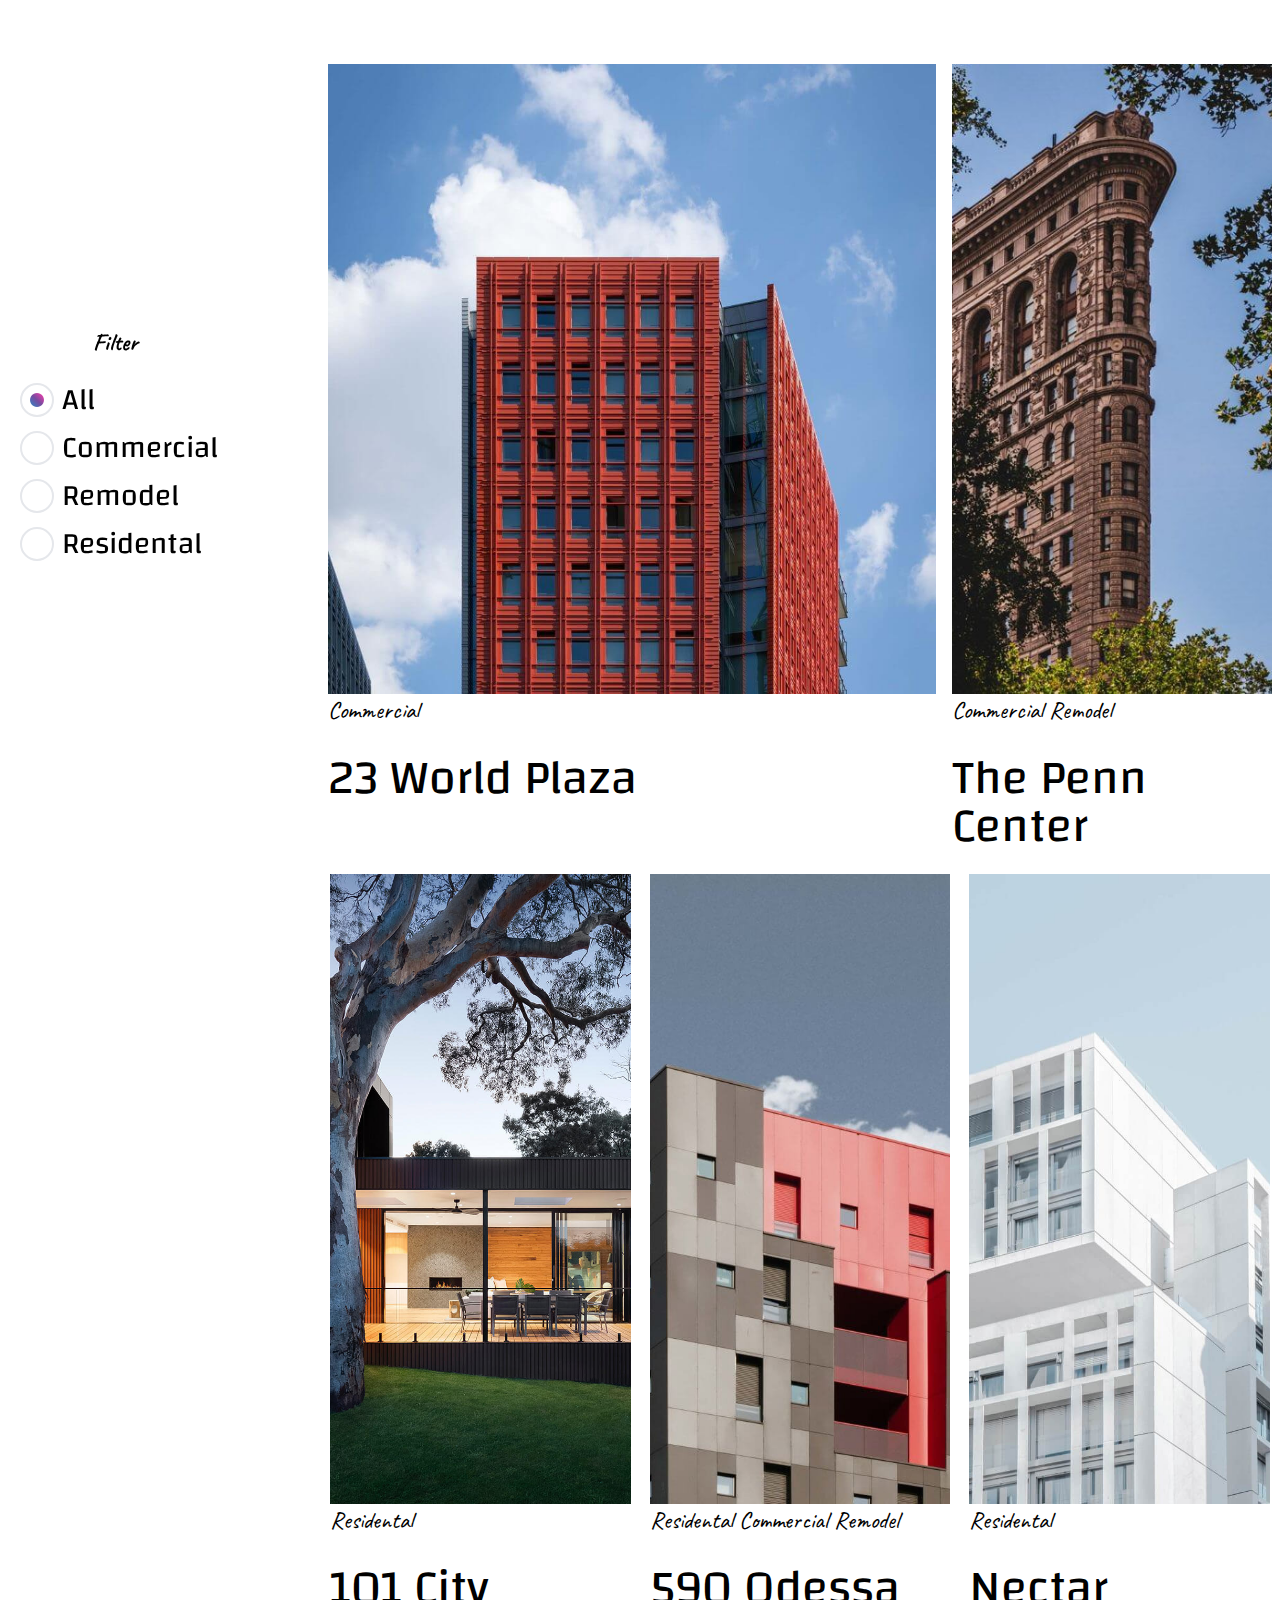
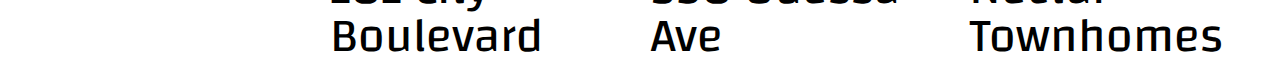
<file: index1-1.html>
<!DOCTYPE html>
<html lang="en">
<head>
    <meta charset="UTF-8">
    <meta name="viewport" content="width=device-width, initial-scale=1.0">
    <title>Document</title>
    <link rel="stylesheet" href="css/output.css">
    <link rel="stylesheet" href="https://cdn.jsdelivr.net/npm/bootstrap-icons@1.11.1/font/bootstrap-icons.css">
    
</head>
<body>
    <main class="w-full flex flex-wrap relative">
        <div class="lg:w-1/4 w-[30%]  h-[100vh] fixed top-0 flex flex-wrap items-center">
            <div>
                <h4 class="font-caveat w-full text-2xl capitalize text-center font-bold">filter</h4>
            <ul class="w-full  p-3 ">
                <li id="all" class="font-changa lg:text-3xl mt-3 text-base capitalize "><a class="flex lg:ms-2 items-center" href="#"><span class="flex justify-center items-center border-2 rounded-full p-2 me-2"><i class="bi-circle-fill toggle text-sm bg-gradient-to-bl from-[#FF3CAC] via-[#784BA0] to-[#2B86C5] text-transparent bg-clip-text font-light flex justify-center items-center "></i></span>all</a></li>
                <li id="commercial" class="font-changa lg:text-3xl mt-3 text-base capitalize "><a class="flex lg:ms-2 items-center"  href="#"><span class="flex justify-center items-center border-2 rounded-full p-2 me-2"><i class="bi-circle-fill toggle text-sm bg-gradient-to-bl from-[#FF3CAC] via-[#784BA0] to-[#2B86C5] text-transparent bg-clip-text font-light flex opacity-0 justify-center items-center "></i></span>commercial</a></li>
                <li id="remodel" class="font-changa lg:text-3xl mt-3 text-base capitalize "><a class="flex lg:ms-2 items-center"  href="#"><span class="flex justify-center items-center border-2 rounded-full p-2 me-2"><i class="bi-circle-fill toggle text-sm bg-gradient-to-bl from-[#FF3CAC] via-[#784BA0] to-[#2B86C5] text-transparent bg-clip-text font-light flex opacity-0 justify-center items-center "></i></span>remodel</a></li>
                <li id="resident" class="font-changa lg:text-3xl mt-3 text-base capitalize "><a class="flex lg:ms-2 items-center"  href="#"><span class="flex justify-center items-center border-2 rounded-full p-2 me-2"><i class="bi-circle-fill toggle text-sm bg-gradient-to-bl from-[#FF3CAC] via-[#784BA0] to-[#2B86C5] text-transparent bg-clip-text font-light flex opacity-0 justify-center items-center "></i></span>residental</a></li>
            </ul>


            </div>
        </div>
        <div class="lg:w-3/4 w-[70%] mt-16 flex flex-wrap absolute justify-evenly right-0 ">
            <figure class="lg:w-[65%] pic w-full  h-[70vh] px-2 lg:mb-[180px] mb-[100px] flex flex-wrap commercial"><img class="w-full h-full object-cover" src="img/12.jpg" alt="">
                <h4 class="lg:text-2xl text-lg font-caveat mb-7 capitalize">commercial</h4>
                <h2 class="lg:text-5xl text-3xl font-changa capitalize w-full ">23 world plaza</h2>
            </figure>
            <figure class="lg:w-[35%] pic w-full  h-[70vh] px-2 lg:mb-[180px] mb-[100px] flex flex-wrap commercial remodel"><img class="w-full h-full object-cover" src="img/13.jpg" alt="">
                <h4 class="lg:text-2xl text-lg font-caveat mb-7 capitalize">commercial remodel</h4>
                <h2 class="lg:text-5xl text-2xl font-changa w-full capitalize  ">the penn center</h2>
            </figure>
            <figure class="lg:w-[33%] pic w-full  h-[70vh] px-2 mb-[100px] flex flex-wrap residental"><img class="w-full h-full object-cover" src="img/14.jpg" alt="">
                <h4 class="lg:text-2xl text-lg font-caveat mb-7 capitalize">residental</h4>
                <h2 class="lg:text-5xl text-3xl font-changa w-full capitalize  ">101 city boulevard</h2>
            </figure>
            <figure class="lg:w-[33%] pic w-full  h-[70vh] px-2 mb-[100px] flex flex-wrap commercial remodel residental"><img class="w-full h-full object-cover" src="img/16.jpg" alt="">
                <h4 class="lg:text-2xl text-lg font-caveat mb-7 capitalize">residental commercial remodel</h4>
                <h2 class="lg:text-5xl text-3xl font-changa w-full capitalize ">590 odessa ave</h2>
            </figure>
            <figure class="lg:w-[33%] pic w-full  h-[70vh] px-2 mb-[100px] flex flex-wrap residental"><img class="w-full h-full object-cover" src="img/15.jpg" alt="">
                <h4 class="lg:text-2xl text-lg font-caveat mb-7 capitalize">residental</h4>
                <h2 class="lg:text-5xl text-3xl font-changa w-full capitalize ">nectar townhomes</h2>
            </figure>
        </div>
    </main>
    <script src="script/master2.js"></script>
</body>
</html>
</file>
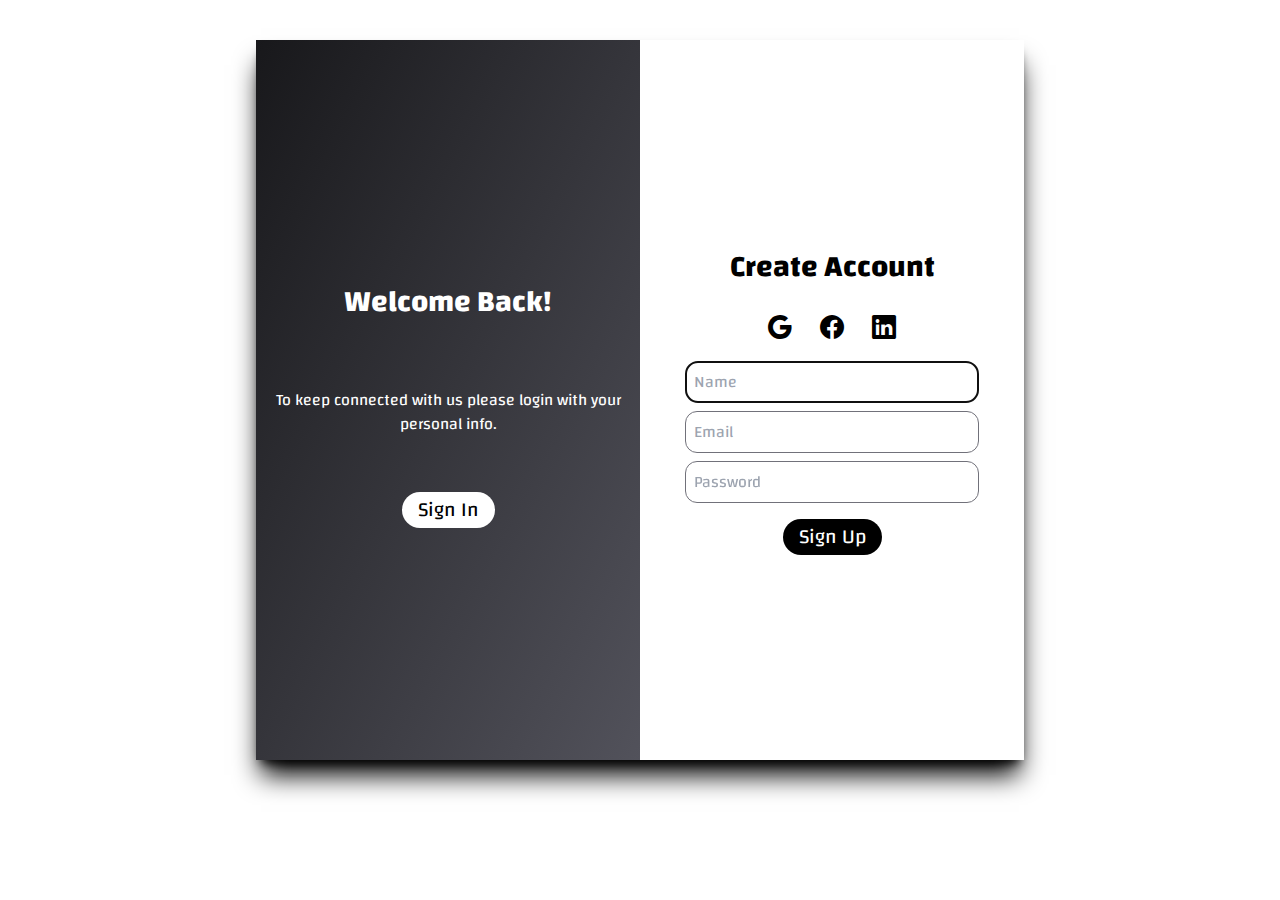
<file: index1.html>
<!DOCTYPE html>
<html lang="en">

<head>
    <meta charset="UTF-8">
    <meta name="viewport" content="width=device-width, initial-scale=1.0">
    <title>Document</title>
    <link rel="stylesheet" href="css/output.css">
    <link rel="stylesheet" href="https://cdn.jsdelivr.net/npm/bootstrap-icons@1.11.1/font/bootstrap-icons.css">
</head>

<body>
    <section class="flex justify-center items-center h-full mt-10">
        <div class="lg:w-[60%] w-[80%] h-[80vh]  shadow-black shadow-xl relative">
            <div id="box1" style="left: 0; transition: .7s linear;"
                class="w-1/2 z-50 h-full transition duration-500 border-black bg-gradient-to-br p-2 font-changa absolute top-0 text-white from-zinc-900 to-zinc-600 flex-col flex justify-center items-center">
                <h1 class="lg:text-3xl text-2xl font-bold my-10">Welcome Back!</h1>
                <p class="text-center my-7">To keep connected with us please login with your personal info.</p>
                <span class="bg-white my-7 capitalize transition duration-300
                hover:text-sky-700 cursor-pointer text-xl rounded-full text-black signIn py-1 px-4" >sign in</span>
            </div>
            <div id="box2" style="left: 50%; transition: .7s linear;"
                class="w-1/2 h-full transition duration-1000 border-black  p-2 font-changa absolute top-0   flex-col flex justify-center items-center">
                <h1 class="lg:text-3xl  text-2xl capitalize font-bold my-5">create account</h1>
                <div class="my-2">
                    <i class="bi-google mx-3 text-2xl transition duration-300 cursor-pointer hover:text-sky-700"></i>
                    <i class="bi-facebook mx-3 text-2xl transition duration-300 cursor-pointer hover:text-sky-700"></i>
                    <i class="bi-linkedin mx-3 text-2xl transition duration-300 cursor-pointer hover:text-sky-700"></i>
                </div>
                <form action="#" id="form" name="signup" method="post" class="flex flex-wrap justify-center">
                <input type="text" name="name"  autofocus placeholder="Name" class="border text-sky-700 w-[80%] p-2 border-zinc-500 mt-2 rounded-xl "><span class="text-red-700 text-sm error hidden">error massage</span>
                <input type="text" name="email" placeholder="Email" class="border text-sky-700 w-[80%] p-2 border-zinc-500 mt-2 rounded-xl "><span class="text-red-700 text-sm error hidden">error massage</span>
                <input type="text" name="pass"  placeholder="Password" class="border text-sky-700 w-[80%] p-2 border-zinc-500 mt-2 rounded-xl "><span class="text-red-700 text-sm error hidden">error massage</span>
                <div class="flex justify-center  w-full">
                    <button id="btn" type="submit" class="bg-black lg:my-4 my-2 capitalize cursor-pointer text-xl transition duration-300
                hover:text-sky-700 rounded-full text-white py-1 px-4 ">sign up</button>
                </div>
                </form>
            </div>
        </div>
    </section>
</body>
<script src="script/master1.js"></script>

</html>
</file>
<file: css/output.css>
/*
! tailwindcss v3.3.3 | MIT License | https://tailwindcss.com
*/

/*
1. Prevent padding and border from affecting element width. (https://github.com/mozdevs/cssremedy/issues/4)
2. Allow adding a border to an element by just adding a border-width. (https://github.com/tailwindcss/tailwindcss/pull/116)
*/

*,
::before,
::after {
  box-sizing: border-box;
  /* 1 */
  border-width: 0;
  /* 2 */
  border-style: solid;
  /* 2 */
  border-color: #e5e7eb;
  /* 2 */
}

::before,
::after {
  --tw-content: '';
}

/*
1. Use a consistent sensible line-height in all browsers.
2. Prevent adjustments of font size after orientation changes in iOS.
3. Use a more readable tab size.
4. Use the user's configured `sans` font-family by default.
5. Use the user's configured `sans` font-feature-settings by default.
6. Use the user's configured `sans` font-variation-settings by default.
*/

html {
  line-height: 1.5;
  /* 1 */
  -webkit-text-size-adjust: 100%;
  /* 2 */
  -moz-tab-size: 4;
  /* 3 */
  -o-tab-size: 4;
     tab-size: 4;
  /* 3 */
  font-family: ui-sans-serif, system-ui, -apple-system, BlinkMacSystemFont, "Segoe UI", Roboto, "Helvetica Neue", Arial, "Noto Sans", sans-serif, "Apple Color Emoji", "Segoe UI Emoji", "Segoe UI Symbol", "Noto Color Emoji";
  /* 4 */
  font-feature-settings: normal;
  /* 5 */
  font-variation-settings: normal;
  /* 6 */
}

/*
1. Remove the margin in all browsers.
2. Inherit line-height from `html` so users can set them as a class directly on the `html` element.
*/

body {
  margin: 0;
  /* 1 */
  line-height: inherit;
  /* 2 */
}

/*
1. Add the correct height in Firefox.
2. Correct the inheritance of border color in Firefox. (https://bugzilla.mozilla.org/show_bug.cgi?id=190655)
3. Ensure horizontal rules are visible by default.
*/

hr {
  height: 0;
  /* 1 */
  color: inherit;
  /* 2 */
  border-top-width: 1px;
  /* 3 */
}

/*
Add the correct text decoration in Chrome, Edge, and Safari.
*/

abbr:where([title]) {
  -webkit-text-decoration: underline dotted;
          text-decoration: underline dotted;
}

/*
Remove the default font size and weight for headings.
*/

h1,
h2,
h3,
h4,
h5,
h6 {
  font-size: inherit;
  font-weight: inherit;
}

/*
Reset links to optimize for opt-in styling instead of opt-out.
*/

a {
  color: inherit;
  text-decoration: inherit;
}

/*
Add the correct font weight in Edge and Safari.
*/

b,
strong {
  font-weight: bolder;
}

/*
1. Use the user's configured `mono` font family by default.
2. Correct the odd `em` font sizing in all browsers.
*/

code,
kbd,
samp,
pre {
  font-family: ui-monospace, SFMono-Regular, Menlo, Monaco, Consolas, "Liberation Mono", "Courier New", monospace;
  /* 1 */
  font-size: 1em;
  /* 2 */
}

/*
Add the correct font size in all browsers.
*/

small {
  font-size: 80%;
}

/*
Prevent `sub` and `sup` elements from affecting the line height in all browsers.
*/

sub,
sup {
  font-size: 75%;
  line-height: 0;
  position: relative;
  vertical-align: baseline;
}

sub {
  bottom: -0.25em;
}

sup {
  top: -0.5em;
}

/*
1. Remove text indentation from table contents in Chrome and Safari. (https://bugs.chromium.org/p/chromium/issues/detail?id=999088, https://bugs.webkit.org/show_bug.cgi?id=201297)
2. Correct table border color inheritance in all Chrome and Safari. (https://bugs.chromium.org/p/chromium/issues/detail?id=935729, https://bugs.webkit.org/show_bug.cgi?id=195016)
3. Remove gaps between table borders by default.
*/

table {
  text-indent: 0;
  /* 1 */
  border-color: inherit;
  /* 2 */
  border-collapse: collapse;
  /* 3 */
}

/*
1. Change the font styles in all browsers.
2. Remove the margin in Firefox and Safari.
3. Remove default padding in all browsers.
*/

button,
input,
optgroup,
select,
textarea {
  font-family: inherit;
  /* 1 */
  font-feature-settings: inherit;
  /* 1 */
  font-variation-settings: inherit;
  /* 1 */
  font-size: 100%;
  /* 1 */
  font-weight: inherit;
  /* 1 */
  line-height: inherit;
  /* 1 */
  color: inherit;
  /* 1 */
  margin: 0;
  /* 2 */
  padding: 0;
  /* 3 */
}

/*
Remove the inheritance of text transform in Edge and Firefox.
*/

button,
select {
  text-transform: none;
}

/*
1. Correct the inability to style clickable types in iOS and Safari.
2. Remove default button styles.
*/

button,
[type='button'],
[type='reset'],
[type='submit'] {
  -webkit-appearance: button;
  /* 1 */
  background-color: transparent;
  /* 2 */
  background-image: none;
  /* 2 */
}

/*
Use the modern Firefox focus style for all focusable elements.
*/

:-moz-focusring {
  outline: auto;
}

/*
Remove the additional `:invalid` styles in Firefox. (https://github.com/mozilla/gecko-dev/blob/2f9eacd9d3d995c937b4251a5557d95d494c9be1/layout/style/res/forms.css#L728-L737)
*/

:-moz-ui-invalid {
  box-shadow: none;
}

/*
Add the correct vertical alignment in Chrome and Firefox.
*/

progress {
  vertical-align: baseline;
}

/*
Correct the cursor style of increment and decrement buttons in Safari.
*/

::-webkit-inner-spin-button,
::-webkit-outer-spin-button {
  height: auto;
}

/*
1. Correct the odd appearance in Chrome and Safari.
2. Correct the outline style in Safari.
*/

[type='search'] {
  -webkit-appearance: textfield;
  /* 1 */
  outline-offset: -2px;
  /* 2 */
}

/*
Remove the inner padding in Chrome and Safari on macOS.
*/

::-webkit-search-decoration {
  -webkit-appearance: none;
}

/*
1. Correct the inability to style clickable types in iOS and Safari.
2. Change font properties to `inherit` in Safari.
*/

::-webkit-file-upload-button {
  -webkit-appearance: button;
  /* 1 */
  font: inherit;
  /* 2 */
}

/*
Add the correct display in Chrome and Safari.
*/

summary {
  display: list-item;
}

/*
Removes the default spacing and border for appropriate elements.
*/

blockquote,
dl,
dd,
h1,
h2,
h3,
h4,
h5,
h6,
hr,
figure,
p,
pre {
  margin: 0;
}

fieldset {
  margin: 0;
  padding: 0;
}

legend {
  padding: 0;
}

ol,
ul,
menu {
  list-style: none;
  margin: 0;
  padding: 0;
}

/*
Reset default styling for dialogs.
*/

dialog {
  padding: 0;
}

/*
Prevent resizing textareas horizontally by default.
*/

textarea {
  resize: vertical;
}

/*
1. Reset the default placeholder opacity in Firefox. (https://github.com/tailwindlabs/tailwindcss/issues/3300)
2. Set the default placeholder color to the user's configured gray 400 color.
*/

input::-moz-placeholder, textarea::-moz-placeholder {
  opacity: 1;
  /* 1 */
  color: #9ca3af;
  /* 2 */
}

input::placeholder,
textarea::placeholder {
  opacity: 1;
  /* 1 */
  color: #9ca3af;
  /* 2 */
}

/*
Set the default cursor for buttons.
*/

button,
[role="button"] {
  cursor: pointer;
}

/*
Make sure disabled buttons don't get the pointer cursor.
*/

:disabled {
  cursor: default;
}

/*
1. Make replaced elements `display: block` by default. (https://github.com/mozdevs/cssremedy/issues/14)
2. Add `vertical-align: middle` to align replaced elements more sensibly by default. (https://github.com/jensimmons/cssremedy/issues/14#issuecomment-634934210)
   This can trigger a poorly considered lint error in some tools but is included by design.
*/

img,
svg,
video,
canvas,
audio,
iframe,
embed,
object {
  display: block;
  /* 1 */
  vertical-align: middle;
  /* 2 */
}

/*
Constrain images and videos to the parent width and preserve their intrinsic aspect ratio. (https://github.com/mozdevs/cssremedy/issues/14)
*/

img,
video {
  max-width: 100%;
  height: auto;
}

/* Make elements with the HTML hidden attribute stay hidden by default */

[hidden] {
  display: none;
}

*, ::before, ::after {
  --tw-border-spacing-x: 0;
  --tw-border-spacing-y: 0;
  --tw-translate-x: 0;
  --tw-translate-y: 0;
  --tw-rotate: 0;
  --tw-skew-x: 0;
  --tw-skew-y: 0;
  --tw-scale-x: 1;
  --tw-scale-y: 1;
  --tw-pan-x:  ;
  --tw-pan-y:  ;
  --tw-pinch-zoom:  ;
  --tw-scroll-snap-strictness: proximity;
  --tw-gradient-from-position:  ;
  --tw-gradient-via-position:  ;
  --tw-gradient-to-position:  ;
  --tw-ordinal:  ;
  --tw-slashed-zero:  ;
  --tw-numeric-figure:  ;
  --tw-numeric-spacing:  ;
  --tw-numeric-fraction:  ;
  --tw-ring-inset:  ;
  --tw-ring-offset-width: 0px;
  --tw-ring-offset-color: #fff;
  --tw-ring-color: rgb(59 130 246 / 0.5);
  --tw-ring-offset-shadow: 0 0 #0000;
  --tw-ring-shadow: 0 0 #0000;
  --tw-shadow: 0 0 #0000;
  --tw-shadow-colored: 0 0 #0000;
  --tw-blur:  ;
  --tw-brightness:  ;
  --tw-contrast:  ;
  --tw-grayscale:  ;
  --tw-hue-rotate:  ;
  --tw-invert:  ;
  --tw-saturate:  ;
  --tw-sepia:  ;
  --tw-drop-shadow:  ;
  --tw-backdrop-blur:  ;
  --tw-backdrop-brightness:  ;
  --tw-backdrop-contrast:  ;
  --tw-backdrop-grayscale:  ;
  --tw-backdrop-hue-rotate:  ;
  --tw-backdrop-invert:  ;
  --tw-backdrop-opacity:  ;
  --tw-backdrop-saturate:  ;
  --tw-backdrop-sepia:  ;
}

::backdrop {
  --tw-border-spacing-x: 0;
  --tw-border-spacing-y: 0;
  --tw-translate-x: 0;
  --tw-translate-y: 0;
  --tw-rotate: 0;
  --tw-skew-x: 0;
  --tw-skew-y: 0;
  --tw-scale-x: 1;
  --tw-scale-y: 1;
  --tw-pan-x:  ;
  --tw-pan-y:  ;
  --tw-pinch-zoom:  ;
  --tw-scroll-snap-strictness: proximity;
  --tw-gradient-from-position:  ;
  --tw-gradient-via-position:  ;
  --tw-gradient-to-position:  ;
  --tw-ordinal:  ;
  --tw-slashed-zero:  ;
  --tw-numeric-figure:  ;
  --tw-numeric-spacing:  ;
  --tw-numeric-fraction:  ;
  --tw-ring-inset:  ;
  --tw-ring-offset-width: 0px;
  --tw-ring-offset-color: #fff;
  --tw-ring-color: rgb(59 130 246 / 0.5);
  --tw-ring-offset-shadow: 0 0 #0000;
  --tw-ring-shadow: 0 0 #0000;
  --tw-shadow: 0 0 #0000;
  --tw-shadow-colored: 0 0 #0000;
  --tw-blur:  ;
  --tw-brightness:  ;
  --tw-contrast:  ;
  --tw-grayscale:  ;
  --tw-hue-rotate:  ;
  --tw-invert:  ;
  --tw-saturate:  ;
  --tw-sepia:  ;
  --tw-drop-shadow:  ;
  --tw-backdrop-blur:  ;
  --tw-backdrop-brightness:  ;
  --tw-backdrop-contrast:  ;
  --tw-backdrop-grayscale:  ;
  --tw-backdrop-hue-rotate:  ;
  --tw-backdrop-invert:  ;
  --tw-backdrop-opacity:  ;
  --tw-backdrop-saturate:  ;
  --tw-backdrop-sepia:  ;
}

.container {
  width: 100%;
}

@media (min-width: 640px) {
  .container {
    max-width: 640px;
  }
}

@media (min-width: 768px) {
  .container {
    max-width: 768px;
  }
}

@media (min-width: 1024px) {
  .container {
    max-width: 1024px;
  }
}

@media (min-width: 1280px) {
  .container {
    max-width: 1280px;
  }
}

@media (min-width: 1536px) {
  .container {
    max-width: 1536px;
  }
}

.fixed {
  position: fixed;
}

.absolute {
  position: absolute;
}

.relative {
  position: relative;
}

.left-0 {
  left: 0px;
}

.left-1\/2 {
  left: 50%;
}

.right-0 {
  right: 0px;
}

.top-0 {
  top: 0px;
}

.top-1\/4 {
  top: 25%;
}

.top-\[-70px\] {
  top: -70px;
}

.top-\[10\%\] {
  top: 10%;
}

.top-\[400\%\] {
  top: 400%;
}

.-z-30 {
  z-index: -30;
}

.z-50 {
  z-index: 50;
}

.z-\[1999\] {
  z-index: 1999;
}

.z-\[2000\] {
  z-index: 2000;
}

.mx-3 {
  margin-left: 0.75rem;
  margin-right: 0.75rem;
}

.my-10 {
  margin-top: 2.5rem;
  margin-bottom: 2.5rem;
}

.my-2 {
  margin-top: 0.5rem;
  margin-bottom: 0.5rem;
}

.my-5 {
  margin-top: 1.25rem;
  margin-bottom: 1.25rem;
}

.my-7 {
  margin-top: 1.75rem;
  margin-bottom: 1.75rem;
}

.mb-7 {
  margin-bottom: 1.75rem;
}

.mb-\[100px\] {
  margin-bottom: 100px;
}

.me-2 {
  -webkit-margin-end: 0.5rem;
          margin-inline-end: 0.5rem;
}

.ms-16 {
  -webkit-margin-start: 4rem;
          margin-inline-start: 4rem;
}

.ms-2 {
  -webkit-margin-start: 0.5rem;
          margin-inline-start: 0.5rem;
}

.ms-6 {
  -webkit-margin-start: 1.5rem;
          margin-inline-start: 1.5rem;
}

.mt-10 {
  margin-top: 2.5rem;
}

.mt-16 {
  margin-top: 4rem;
}

.mt-2 {
  margin-top: 0.5rem;
}

.mt-24 {
  margin-top: 6rem;
}

.mt-3 {
  margin-top: 0.75rem;
}

.mt-5 {
  margin-top: 1.25rem;
}

.mt-6 {
  margin-top: 1.5rem;
}

.mt-\[200px\] {
  margin-top: 200px;
}

.mt-\[220px\] {
  margin-top: 220px;
}

.block {
  display: block;
}

.inline {
  display: inline;
}

.flex {
  display: flex;
}

.hidden {
  display: none;
}

.h-\[100vh\] {
  height: 100vh;
}

.h-\[30vh\] {
  height: 30vh;
}

.h-\[50vh\] {
  height: 50vh;
}

.h-\[60\%\] {
  height: 60%;
}

.h-\[70vh\] {
  height: 70vh;
}

.h-\[80\%\] {
  height: 80%;
}

.h-\[80vh\] {
  height: 80vh;
}

.h-full {
  height: 100%;
}

.w-1\/2 {
  width: 50%;
}

.w-2\/3 {
  width: 66.666667%;
}

.w-3\/5 {
  width: 60%;
}

.w-\[100vw\] {
  width: 100vw;
}

.w-\[20\%\] {
  width: 20%;
}

.w-\[30\%\] {
  width: 30%;
}

.w-\[40\%\] {
  width: 40%;
}

.w-\[40px\] {
  width: 40px;
}

.w-\[45\%\] {
  width: 45%;
}

.w-\[50px\] {
  width: 50px;
}

.w-\[70\%\] {
  width: 70%;
}

.w-\[80\%\] {
  width: 80%;
}

.w-full {
  width: 100%;
}

.min-w-full {
  min-width: 100%;
}

.translate-x-\[-50\%\] {
  --tw-translate-x: -50%;
  transform: translate(var(--tw-translate-x), var(--tw-translate-y)) rotate(var(--tw-rotate)) skewX(var(--tw-skew-x)) skewY(var(--tw-skew-y)) scaleX(var(--tw-scale-x)) scaleY(var(--tw-scale-y));
}

.translate-x-\[-50px\] {
  --tw-translate-x: -50px;
  transform: translate(var(--tw-translate-x), var(--tw-translate-y)) rotate(var(--tw-rotate)) skewX(var(--tw-skew-x)) skewY(var(--tw-skew-y)) scaleX(var(--tw-scale-x)) scaleY(var(--tw-scale-y));
}

.translate-x-\[100\%\] {
  --tw-translate-x: 100%;
  transform: translate(var(--tw-translate-x), var(--tw-translate-y)) rotate(var(--tw-rotate)) skewX(var(--tw-skew-x)) skewY(var(--tw-skew-y)) scaleX(var(--tw-scale-x)) scaleY(var(--tw-scale-y));
}

.translate-x-\[50px\] {
  --tw-translate-x: 50px;
  transform: translate(var(--tw-translate-x), var(--tw-translate-y)) rotate(var(--tw-rotate)) skewX(var(--tw-skew-x)) skewY(var(--tw-skew-y)) scaleX(var(--tw-scale-x)) scaleY(var(--tw-scale-y));
}

.translate-y-\[-50\%\] {
  --tw-translate-y: -50%;
  transform: translate(var(--tw-translate-x), var(--tw-translate-y)) rotate(var(--tw-rotate)) skewX(var(--tw-skew-x)) skewY(var(--tw-skew-y)) scaleX(var(--tw-scale-x)) scaleY(var(--tw-scale-y));
}

.translate-y-\[40px\] {
  --tw-translate-y: 40px;
  transform: translate(var(--tw-translate-x), var(--tw-translate-y)) rotate(var(--tw-rotate)) skewX(var(--tw-skew-x)) skewY(var(--tw-skew-y)) scaleX(var(--tw-scale-x)) scaleY(var(--tw-scale-y));
}

.transform {
  transform: translate(var(--tw-translate-x), var(--tw-translate-y)) rotate(var(--tw-rotate)) skewX(var(--tw-skew-x)) skewY(var(--tw-skew-y)) scaleX(var(--tw-scale-x)) scaleY(var(--tw-scale-y));
}

.animate-rotate {
  animation: rotate linear 6s infinite;
}

.animate-scroll {
  animation: scroll linear 10s infinite;
}

.cursor-pointer {
  cursor: pointer;
}

.list-none {
  list-style-type: none;
}

.flex-col {
  flex-direction: column;
}

.flex-wrap {
  flex-wrap: wrap;
}

.items-start {
  align-items: flex-start;
}

.items-center {
  align-items: center;
}

.justify-start {
  justify-content: flex-start;
}

.justify-end {
  justify-content: flex-end;
}

.justify-center {
  justify-content: center;
}

.justify-between {
  justify-content: space-between;
}

.justify-evenly {
  justify-content: space-evenly;
}

.overflow-hidden {
  overflow: hidden;
}

.overflow-x-hidden {
  overflow-x: hidden;
}

.scroll-smooth {
  scroll-behavior: smooth;
}

.whitespace-nowrap {
  white-space: nowrap;
}

.rounded-3xl {
  border-radius: 1.5rem;
}

.rounded-full {
  border-radius: 9999px;
}

.rounded-xl {
  border-radius: 0.75rem;
}

.border {
  border-width: 1px;
}

.border-2 {
  border-width: 2px;
}

.border-b-2 {
  border-bottom-width: 2px;
}

.border-black {
  --tw-border-opacity: 1;
  border-color: rgb(0 0 0 / var(--tw-border-opacity));
}

.border-stone-400 {
  --tw-border-opacity: 1;
  border-color: rgb(168 162 158 / var(--tw-border-opacity));
}

.border-zinc-500 {
  --tw-border-opacity: 1;
  border-color: rgb(113 113 122 / var(--tw-border-opacity));
}

.bg-black {
  --tw-bg-opacity: 1;
  background-color: rgb(0 0 0 / var(--tw-bg-opacity));
}

.bg-sky-100 {
  --tw-bg-opacity: 1;
  background-color: rgb(224 242 254 / var(--tw-bg-opacity));
}

.bg-stone-200 {
  --tw-bg-opacity: 1;
  background-color: rgb(231 229 228 / var(--tw-bg-opacity));
}

.bg-white {
  --tw-bg-opacity: 1;
  background-color: rgb(255 255 255 / var(--tw-bg-opacity));
}

.bg-gradient-to-bl {
  background-image: linear-gradient(to bottom left, var(--tw-gradient-stops));
}

.bg-gradient-to-br {
  background-image: linear-gradient(to bottom right, var(--tw-gradient-stops));
}

.from-\[\#FF3CAC\] {
  --tw-gradient-from: #FF3CAC var(--tw-gradient-from-position);
  --tw-gradient-to: rgb(255 60 172 / 0) var(--tw-gradient-to-position);
  --tw-gradient-stops: var(--tw-gradient-from), var(--tw-gradient-to);
}

.from-zinc-900 {
  --tw-gradient-from: #18181b var(--tw-gradient-from-position);
  --tw-gradient-to: rgb(24 24 27 / 0) var(--tw-gradient-to-position);
  --tw-gradient-stops: var(--tw-gradient-from), var(--tw-gradient-to);
}

.via-\[\#784BA0\] {
  --tw-gradient-to: rgb(120 75 160 / 0)  var(--tw-gradient-to-position);
  --tw-gradient-stops: var(--tw-gradient-from), #784BA0 var(--tw-gradient-via-position), var(--tw-gradient-to);
}

.to-\[\#2B86C5\] {
  --tw-gradient-to: #2B86C5 var(--tw-gradient-to-position);
}

.to-zinc-600 {
  --tw-gradient-to: #52525b var(--tw-gradient-to-position);
}

.bg-cover {
  background-size: cover;
}

.bg-fixed {
  background-attachment: fixed;
}

.bg-clip-text {
  -webkit-background-clip: text;
          background-clip: text;
}

.bg-center {
  background-position: center;
}

.object-cover {
  -o-object-fit: cover;
     object-fit: cover;
}

.object-center {
  -o-object-position: center;
     object-position: center;
}

.object-top {
  -o-object-position: top;
     object-position: top;
}

.p-2 {
  padding: 0.5rem;
}

.p-3 {
  padding: 0.75rem;
}

.p-4 {
  padding: 1rem;
}

.p-5 {
  padding: 1.25rem;
}

.px-2 {
  padding-left: 0.5rem;
  padding-right: 0.5rem;
}

.px-3 {
  padding-left: 0.75rem;
  padding-right: 0.75rem;
}

.px-4 {
  padding-left: 1rem;
  padding-right: 1rem;
}

.py-1 {
  padding-top: 0.25rem;
  padding-bottom: 0.25rem;
}

.py-2 {
  padding-top: 0.5rem;
  padding-bottom: 0.5rem;
}

.py-4 {
  padding-top: 1rem;
  padding-bottom: 1rem;
}

.pe-2 {
  -webkit-padding-end: 0.5rem;
          padding-inline-end: 0.5rem;
}

.ps-2 {
  -webkit-padding-start: 0.5rem;
          padding-inline-start: 0.5rem;
}

.text-center {
  text-align: center;
}

.font-caveat {
  font-family: caveat;
}

.font-changa {
  font-family: changa;
}

.text-2xl {
  font-size: 1.5rem;
  line-height: 2rem;
}

.text-3xl {
  font-size: 1.875rem;
  line-height: 2.25rem;
}

.text-4xl {
  font-size: 2.25rem;
  line-height: 2.5rem;
}

.text-5xl {
  font-size: 3rem;
  line-height: 1;
}

.text-6xl {
  font-size: 3.75rem;
  line-height: 1;
}

.text-base {
  font-size: 1rem;
  line-height: 1.5rem;
}

.text-lg {
  font-size: 1.125rem;
  line-height: 1.75rem;
}

.text-sm {
  font-size: 0.875rem;
  line-height: 1.25rem;
}

.text-xl {
  font-size: 1.25rem;
  line-height: 1.75rem;
}

.font-bold {
  font-weight: 700;
}

.font-light {
  font-weight: 300;
}

.uppercase {
  text-transform: uppercase;
}

.capitalize {
  text-transform: capitalize;
}

.tracking-wide {
  letter-spacing: 0.025em;
}

.text-black {
  --tw-text-opacity: 1;
  color: rgb(0 0 0 / var(--tw-text-opacity));
}

.text-red-500 {
  --tw-text-opacity: 1;
  color: rgb(239 68 68 / var(--tw-text-opacity));
}

.text-red-700 {
  --tw-text-opacity: 1;
  color: rgb(185 28 28 / var(--tw-text-opacity));
}

.text-sky-700 {
  --tw-text-opacity: 1;
  color: rgb(3 105 161 / var(--tw-text-opacity));
}

.text-transparent {
  color: transparent;
}

.text-white {
  --tw-text-opacity: 1;
  color: rgb(255 255 255 / var(--tw-text-opacity));
}

.text-zinc-300 {
  --tw-text-opacity: 1;
  color: rgb(212 212 216 / var(--tw-text-opacity));
}

.underline {
  text-decoration-line: underline;
}

.underline-offset-4 {
  text-underline-offset: 4px;
}

.opacity-0 {
  opacity: 0;
}

.opacity-50 {
  opacity: 0.5;
}

.shadow-xl {
  --tw-shadow: 0 20px 25px -5px rgb(0 0 0 / 0.1), 0 8px 10px -6px rgb(0 0 0 / 0.1);
  --tw-shadow-colored: 0 20px 25px -5px var(--tw-shadow-color), 0 8px 10px -6px var(--tw-shadow-color);
  box-shadow: var(--tw-ring-offset-shadow, 0 0 #0000), var(--tw-ring-shadow, 0 0 #0000), var(--tw-shadow);
}

.shadow-black {
  --tw-shadow-color: #000;
  --tw-shadow: var(--tw-shadow-colored);
}

.outline {
  outline-style: solid;
}

.filter {
  filter: var(--tw-blur) var(--tw-brightness) var(--tw-contrast) var(--tw-grayscale) var(--tw-hue-rotate) var(--tw-invert) var(--tw-saturate) var(--tw-sepia) var(--tw-drop-shadow);
}

.transition {
  transition-property: color, background-color, border-color, text-decoration-color, fill, stroke, opacity, box-shadow, transform, filter, -webkit-backdrop-filter;
  transition-property: color, background-color, border-color, text-decoration-color, fill, stroke, opacity, box-shadow, transform, filter, backdrop-filter;
  transition-property: color, background-color, border-color, text-decoration-color, fill, stroke, opacity, box-shadow, transform, filter, backdrop-filter, -webkit-backdrop-filter;
  transition-timing-function: cubic-bezier(0.4, 0, 0.2, 1);
  transition-duration: 150ms;
}

.duration-1000 {
  transition-duration: 1000ms;
}

.duration-300 {
  transition-duration: 300ms;
}

.duration-500 {
  transition-duration: 500ms;
}

@font-face {
  font-family: changa;

  src: url(../font/Changa-VariableFont_wght.ttf);
}

@font-face {
  font-family: caveat;

  src: url(../font/Caveat-VariableFont_wght.ttf);
}

@keyframes colors {
  0%{
    background-color: white;
  }

  50%{
    background-color: rgb(255, 98, 0);
  }

  100%{
    background-color: rgb(10, 10, 50);
  }
}

@keyframes rotate {
  from{
    transform: rotate(0)  ;
    /* transform-origin: 40% 49.5%; */
    transform-origin: 50% 50%;
  }

  to{
    transform: rotate(360deg)  ;
    /* transform-origin: 40% 49.5%; */
  }
}

@keyframes scroll{
  from{
    transform: translateX(0%);
  }

  to {
    transform: translateX(-50%);
  }
}

@keyframes scroll2{
  from{
    transform: translateX(50%);
  }

  to {
    transform: translateX(-50%);
  }
}

.hover\:scale-110:hover {
  --tw-scale-x: 1.1;
  --tw-scale-y: 1.1;
  transform: translate(var(--tw-translate-x), var(--tw-translate-y)) rotate(var(--tw-rotate)) skewX(var(--tw-skew-x)) skewY(var(--tw-skew-y)) scaleX(var(--tw-scale-x)) scaleY(var(--tw-scale-y));
}

.hover\:scale-90:hover {
  --tw-scale-x: .9;
  --tw-scale-y: .9;
  transform: translate(var(--tw-translate-x), var(--tw-translate-y)) rotate(var(--tw-rotate)) skewX(var(--tw-skew-x)) skewY(var(--tw-skew-y)) scaleX(var(--tw-scale-x)) scaleY(var(--tw-scale-y));
}

.hover\:animate-colors:hover {
  animation: colors linear 3s infinite alternate;
}

.hover\:text-pink-800:hover {
  --tw-text-opacity: 1;
  color: rgb(157 23 77 / var(--tw-text-opacity));
}

.hover\:text-sky-700:hover {
  --tw-text-opacity: 1;
  color: rgb(3 105 161 / var(--tw-text-opacity));
}

.hover\:text-white:hover {
  --tw-text-opacity: 1;
  color: rgb(255 255 255 / var(--tw-text-opacity));
}

.group:hover .group-hover\:translate-x-\[-20px\] {
  --tw-translate-x: -20px;
  transform: translate(var(--tw-translate-x), var(--tw-translate-y)) rotate(var(--tw-rotate)) skewX(var(--tw-skew-x)) skewY(var(--tw-skew-y)) scaleX(var(--tw-scale-x)) scaleY(var(--tw-scale-y));
}

.group:hover .group-hover\:scale-90 {
  --tw-scale-x: .9;
  --tw-scale-y: .9;
  transform: translate(var(--tw-translate-x), var(--tw-translate-y)) rotate(var(--tw-rotate)) skewX(var(--tw-skew-x)) skewY(var(--tw-skew-y)) scaleX(var(--tw-scale-x)) scaleY(var(--tw-scale-y));
}

.group:hover .group-hover\:bg-gradient-to-b {
  background-image: linear-gradient(to bottom, var(--tw-gradient-stops));
}

.group:hover .group-hover\:from-\[\#00bf8f\] {
  --tw-gradient-from: #00bf8f var(--tw-gradient-from-position);
  --tw-gradient-to: rgb(0 191 143 / 0) var(--tw-gradient-to-position);
  --tw-gradient-stops: var(--tw-gradient-from), var(--tw-gradient-to);
}

.group:hover .group-hover\:via-\[\#001510\] {
  --tw-gradient-to: rgb(0 21 16 / 0)  var(--tw-gradient-to-position);
  --tw-gradient-stops: var(--tw-gradient-from), #001510 var(--tw-gradient-via-position), var(--tw-gradient-to);
}

.group:hover .group-hover\:to-\[\#00bf8f\] {
  --tw-gradient-to: #00bf8f var(--tw-gradient-to-position);
}

.group:hover .group-hover\:bg-clip-text {
  -webkit-background-clip: text;
          background-clip: text;
}

.group:hover .group-hover\:text-emerald-700 {
  --tw-text-opacity: 1;
  color: rgb(4 120 87 / var(--tw-text-opacity));
}

.group:hover .group-hover\:text-transparent {
  color: transparent;
}

@media (min-width: 1024px) {
  .lg\:sticky {
    position: sticky;
  }

  .lg\:top-\[300\%\] {
    top: 300%;
  }

  .lg\:my-4 {
    margin-top: 1rem;
    margin-bottom: 1rem;
  }

  .lg\:mb-\[180px\] {
    margin-bottom: 180px;
  }

  .lg\:ms-2 {
    -webkit-margin-start: 0.5rem;
            margin-inline-start: 0.5rem;
  }

  .lg\:ms-3 {
    -webkit-margin-start: 0.75rem;
            margin-inline-start: 0.75rem;
  }

  .lg\:mt-0 {
    margin-top: 0px;
  }

  .lg\:mt-16 {
    margin-top: 4rem;
  }

  .lg\:mt-\[150px\] {
    margin-top: 150px;
  }

  .lg\:flex {
    display: flex;
  }

  .lg\:h-\[60vh\] {
    height: 60vh;
  }

  .lg\:h-\[90\%\] {
    height: 90%;
  }

  .lg\:w-1\/2 {
    width: 50%;
  }

  .lg\:w-1\/3 {
    width: 33.333333%;
  }

  .lg\:w-1\/4 {
    width: 25%;
  }

  .lg\:w-1\/5 {
    width: 20%;
  }

  .lg\:w-3\/4 {
    width: 75%;
  }

  .lg\:w-\[10\%\] {
    width: 10%;
  }

  .lg\:w-\[25\%\] {
    width: 25%;
  }

  .lg\:w-\[30\%\] {
    width: 30%;
  }

  .lg\:w-\[33\%\] {
    width: 33%;
  }

  .lg\:w-\[35\%\] {
    width: 35%;
  }

  .lg\:w-\[40\%\] {
    width: 40%;
  }

  .lg\:w-\[60\%\] {
    width: 60%;
  }

  .lg\:w-\[65\%\] {
    width: 65%;
  }

  .lg\:translate-x-\[-100px\] {
    --tw-translate-x: -100px;
    transform: translate(var(--tw-translate-x), var(--tw-translate-y)) rotate(var(--tw-rotate)) skewX(var(--tw-skew-x)) skewY(var(--tw-skew-y)) scaleX(var(--tw-scale-x)) scaleY(var(--tw-scale-y));
  }

  .lg\:translate-x-\[100px\] {
    --tw-translate-x: 100px;
    transform: translate(var(--tw-translate-x), var(--tw-translate-y)) rotate(var(--tw-rotate)) skewX(var(--tw-skew-x)) skewY(var(--tw-skew-y)) scaleX(var(--tw-scale-x)) scaleY(var(--tw-scale-y));
  }

  .lg\:translate-y-\[50px\] {
    --tw-translate-y: 50px;
    transform: translate(var(--tw-translate-x), var(--tw-translate-y)) rotate(var(--tw-rotate)) skewX(var(--tw-skew-x)) skewY(var(--tw-skew-y)) scaleX(var(--tw-scale-x)) scaleY(var(--tw-scale-y));
  }

  .lg\:translate-y-\[90px\] {
    --tw-translate-y: 90px;
    transform: translate(var(--tw-translate-x), var(--tw-translate-y)) rotate(var(--tw-rotate)) skewX(var(--tw-skew-x)) skewY(var(--tw-skew-y)) scaleX(var(--tw-scale-x)) scaleY(var(--tw-scale-y));
  }

  .lg\:justify-start {
    justify-content: flex-start;
  }

  .lg\:p-2 {
    padding: 0.5rem;
  }

  .lg\:p-7 {
    padding: 1.75rem;
  }

  .lg\:text-left {
    text-align: left;
  }

  .lg\:text-2xl {
    font-size: 1.5rem;
    line-height: 2rem;
  }

  .lg\:text-3xl {
    font-size: 1.875rem;
    line-height: 2.25rem;
  }

  .lg\:text-5xl {
    font-size: 3rem;
    line-height: 1;
  }

  .lg\:text-7xl {
    font-size: 4.5rem;
    line-height: 1;
  }

  .lg\:text-8xl {
    font-size: 6rem;
    line-height: 1;
  }

  .lg\:text-9xl {
    font-size: 8rem;
    line-height: 1;
  }
}
</file>
